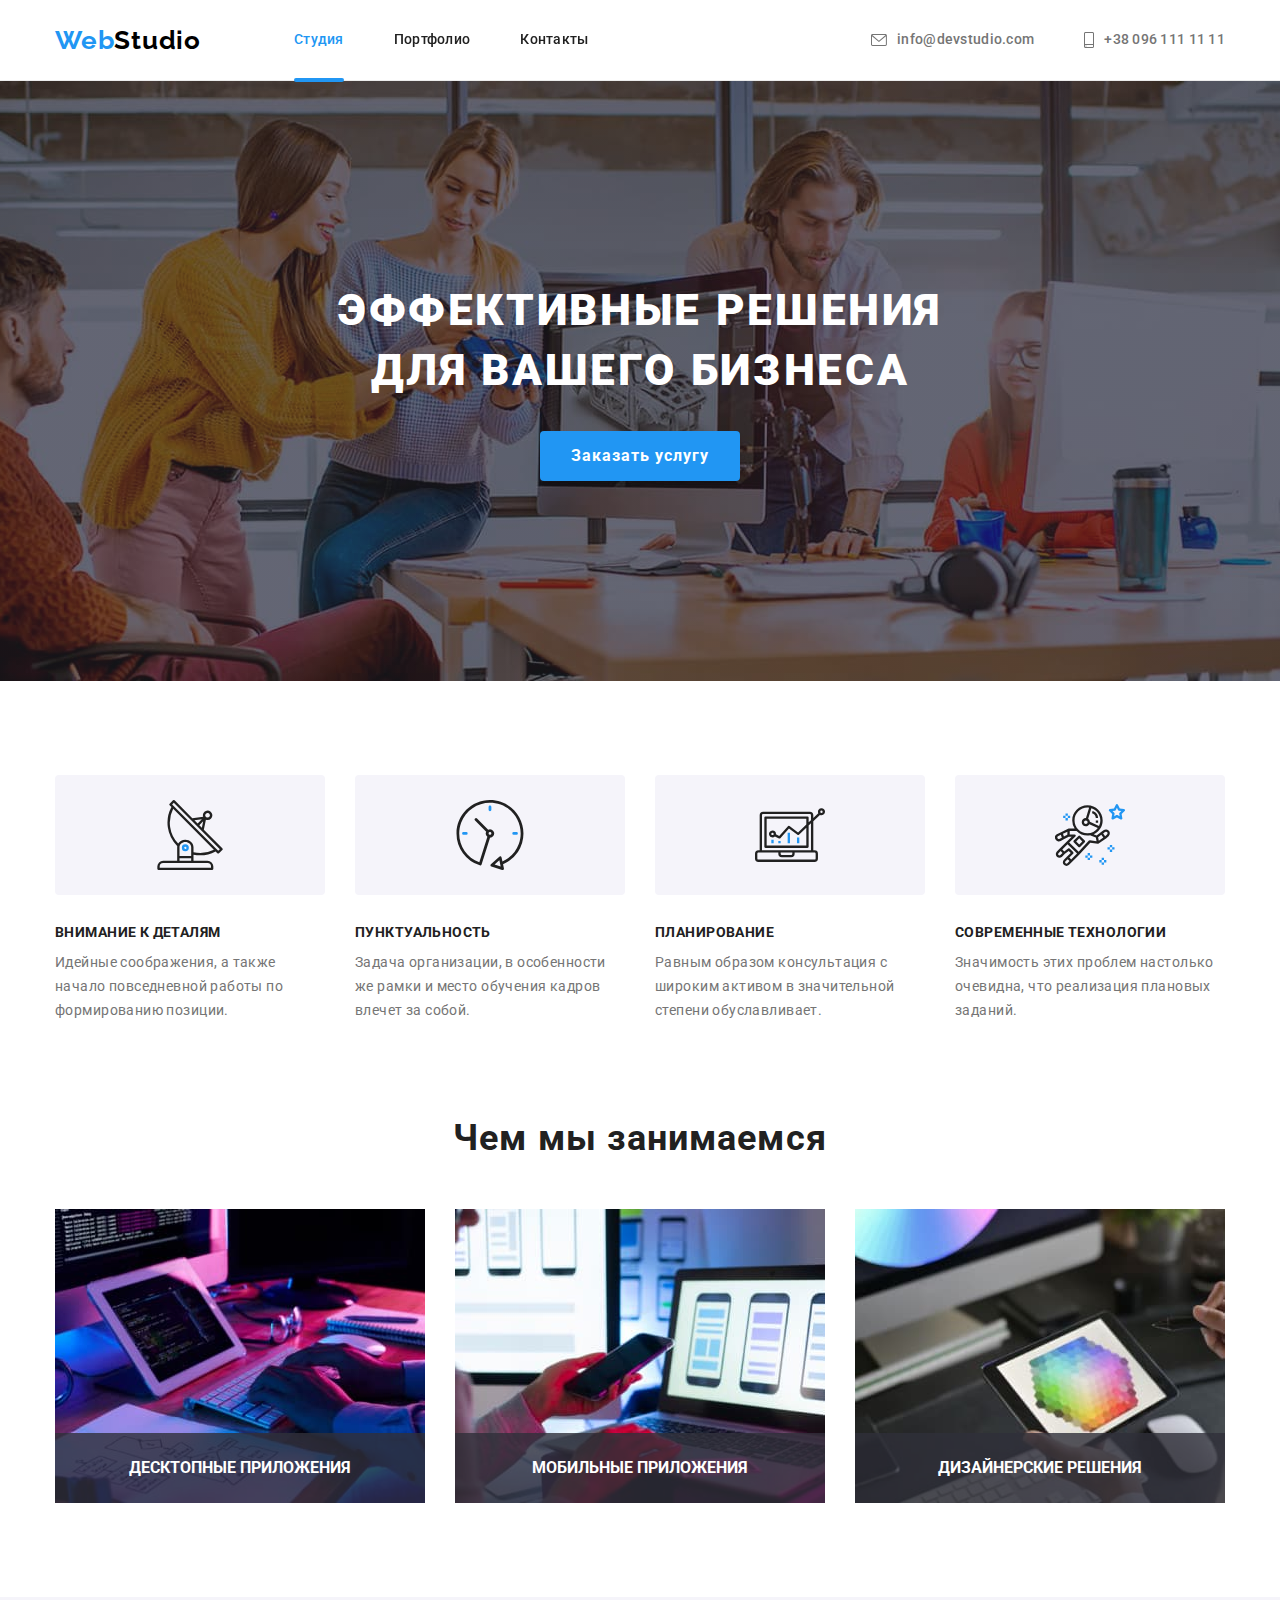
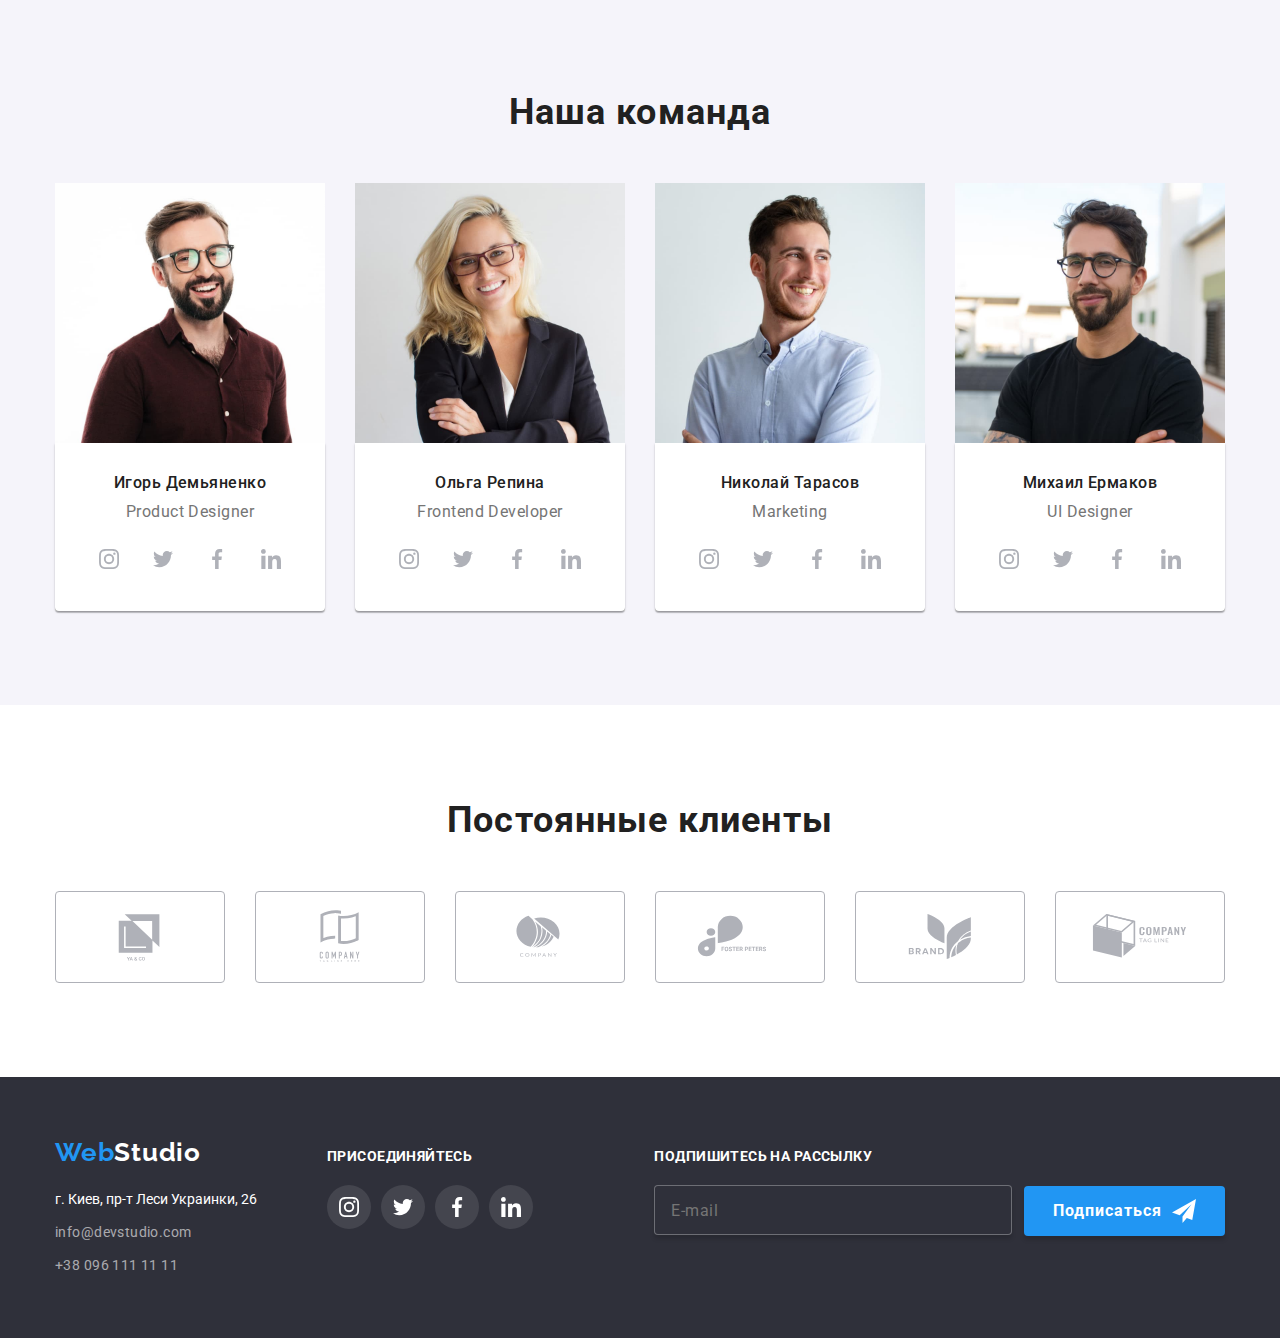
<file: index.html>
<!DOCTYPE html>
<html lang="ru">
<head>
    <meta charset="UTF-8" />
    <meta http-equiv="X-UA-Compatible" content="IE=edge" />
    <meta name="viewport" content="width=device-width, initial-scale=1.0" />

    <title>Студия</title>
    <link
        href="https://fonts.googleapis.com/css2?family=Raleway:wght@700&family=Roboto:wght@400;500;700;900&display=swap"
        rel="stylesheet"
        />
    <link
        rel="stylesheet"
        href="https://cdnjs.cloudflare.com/ajax/libs/modern-normalize/1.1.0/modern-normalize.min.css"
    />
    <link rel="stylesheet" href="./css/main.min.css" />
</head>
<body>
    <header class="page-header">
        <div class="container">
            <nav class="navigation">
                <a class="links logo logo--header" href="./index.html" lang="en"
                ><span class="logo--accent">Web</span>Studio</a
                >

                <ul class="lists navigation__items">
                    <li class="navigation__item">
                        <a
                        class="links navigation__link navigation__link--current"
                        href="./index.html"
                        >Студия</a
                        >
                    </li>
                    <li class="navigation__item">
                        <a class="links navigation__link" href="./portfolio.html"
                        >Портфолио</a
                        >
                    </li>
                    <li class="navigation__item">
                        <a class="links navigation__link" href="">Контакты</a>
                    </li>
                </ul>
            </nav>

            <ul class="lists contacts">
                <li class="contacts__item">
                    <a class="links contacts__link" href="mailto:info@devstudio.com">
                    <svg class="envelope">
                    <use href="./images/icons.svg#envelope"></use>
                    </svg>
                    info@devstudio.com</a
                    >
                </li>
                <li class="contacts__item">
                    <a class="links contacts__link" href="tel:+380961111111">
                    <svg class="smartphone">
                    <use href="./images/icons.svg#smartphone"></use>
                    </svg>
                    +38 096 111 11 11</a
                    >
                </li>
            </ul>
        </div>
    </header>

    <main>
        <!-- Hero -->
        <section class="section hero">
            <div class="container">
                <h1 class="hero__title">Эффективные решения для вашего бизнеса</h1>
                <button class="button__hero" type="button" data-modal-open >Заказать услугу</button>
            </div>
        </section>

        <!-- Feature -->
        <section class="section">
            <div class="container">
                <h2 class="feature__heading hidden">Особенности</h2>
                <ul class="lists feature__items">
                    <li class="feature__item">
                        <div class="feature__thumb">
                            <svg class="antenna">
                                <use href="./images/icons.svg#antenna"></use>
                            </svg>
                        </div>
                        <h3 class="feature__title">Внимание к деталям</h3>
                        <p class="feature__text">
                        Идейные соображения, а также начало повседневной работы по
                        формированию позиции.
                        </p>
                    </li>

                    <li class="feature__item">
                        <div class="feature__thumb">
                            <svg class="clock">
                                <use href="./images/icons.svg#clock"></use>
                            </svg>
                        </div>
                        <h3 class="feature__title">Пунктуальность</h3>
                        <p class="feature__text">
                        Задача организации, в особенности же рамки и место обучения
                        кадров влечет за собой.
                        </p>
                    </li>

                    <li class="feature__item">
                        <div class="feature__thumb">
                            <svg class="diagram">
                                <use href="./images/icons.svg#diagram"></use>
                            </svg>
                        </div>
                        <h3 class="feature__title">Планирование</h3>
                        <p class="feature__text">
                        Равным образом консультация с широким активом в значительной
                        степени обуславливает.
                        </p>
                    </li>

                    <li class="feature__item">
                        <div class="feature__thumb">
                            <svg class="astronaut">
                                <use href="./images/icons.svg#astronaut"></use>
                            </svg>
                        </div>
                        <h3 class="feature__title">Современные технологии</h3>
                        <p class="feature__text">
                        Значимость этих проблем настолько очевидна, что реализация
                        плановых заданий.
                        </p>
                    </li>
                </ul>
            </div>
        </section>

    <!-- About -->
        <section class="section section--no-padding-top">
            <div class="container">
                <h2 class="about__heading">Чем мы занимаемся</h2>
                <ul class="lists about__items">
                    <li class="about__item">
                        <img
                        class="images"
                        src="./images/img1-sq.jpg"
                        alt="Руки на клавиатуре, планшет и часть монитора"
                        width="370"
                        height="294"
                        />
                        <p class="text about__text">Десктопные приложения</p>
                    </li>

                    <li class="about__item">
                        <img
                        class="images"
                        src="./images/img2-sq.jpg"
                        alt="В левой руке мобильный телефон, правая рука на тачпаде ноутбука. Ноутбук, на экране которого макеты разметки для мобильного телефона"
                        width="370"
                        height="294"
                        />
                        <p class="text about__text">Мобильные приложения</p>
                    </li>

                    <li class="about__item">
                        <img
                        class="images"
                        src="./images/img3-sq.jpg"
                        alt="Левая рука, в которой планшет, на экране которого цветовая палитра"
                        width="370"
                        height="294"
                        />
                        <p class="text about__text">Дизайнерские решения</p>
                    </li>
                </ul>
            </div>
        </section>

    <!-- Team -->
        <section class="section section--background-color">
            <div class="container">
                <h2 class="team__heading">Наша команда</h2>

                <ul class="lists team__cards">
                    <li class="team__card">
                        <img
                        class="images"
                        src="./images/igor-sq.jpg"
                        alt="Игорь Демьяненко"
                        width="270"
                        height="260"
                        />
                        <div class="team__card-thumb">
                            <h3 class="team__card-title">Игорь Демьяненко</h3>
                            <p class="team__card-text" lang="en">Product Designer</p>
                            <ul class="lists social">
                                <li class="social__item">
                                    <a class="social__link" href="">
                                        <svg class="icon__social">
                                            <use href="./images/icons.svg#instagram"></use>
                                        </svg>
                                    </a>
                                </li>
                                <li class="social__item">
                                    <a class="social__link" href="">
                                        <svg class="icon__social">
                                            <use href="./images/icons.svg#twitter"></use>
                                        </svg>
                                    </a>
                                </li>
                                <li class="social__item">
                                    <a class="social__link" href="">
                                        <svg class="icon__social">
                                            <use href="./images/icons.svg#facebook"></use>
                                        </svg>
                                    </a>
                                </li>
                                <li class="social__item">
                                    <a class="social__link" href="">
                                        <svg class="icon__social">
                                            <use href="./images/icons.svg#linkedin"></use>
                                        </svg>
                                    </a>
                                </li>
                            </ul>
                        </div>
                    </li>

                    <li class="team__card">
                        <img
                        class="images"
                        src="./images/olga-sq.jpg"
                        alt="Ольга Репина"
                        width="270"
                        height="260"
                        />
                        <div class="team__card-thumb">
                            <h3 class="team__card-title">Ольга Репина</h3>
                            <p class="team__card-text" lang="en">Frontend Developer</p>
                            <ul class="lists social">
                                <li class="social__item">
                                    <a class="social__link" href="">
                                        <svg class="icon__social">
                                            <use href="./images/icons.svg#instagram"></use>
                                        </svg>
                                    </a>
                                </li>
                                <li class="social__item">
                                    <a class="social__link" href="">
                                        <svg class="icon__social">
                                            <use href="./images/icons.svg#twitter"></use>
                                        </svg>
                                    </a>
                                </li>
                                <li class="social__item">
                                    <a class="social__link" href="">
                                        <svg class="icon__social">
                                            <use href="./images/icons.svg#facebook"></use>
                                        </svg>
                                    </a>
                                </li>
                                <li class="social__item">
                                    <a class="social__link" href="">
                                        <svg class="icon__social">
                                            <use href="./images/icons.svg#linkedin"></use>
                                        </svg>
                                    </a>
                                </li>
                            </ul>
                        </div>
                    </li>

                    <li class="team__card">
                        <img
                        class="images"
                        src="./images/nikolay-sq.jpg"
                        alt="Николай Тарасов"
                        width="270"
                        height="260"
                        />
                        <div class="team__card-thumb">
                            <h3 class="team__card-title">Николай Тарасов</h3>
                            <p class="team__card-text" lang="en">Marketing</p>
                            <ul class="lists social">
                                <li class="social__item">
                                    <a class="social__link" href="">
                                        <svg class="icon__social">
                                            <use href="./images/icons.svg#instagram"></use>
                                        </svg>
                                    </a>
                                </li>
                                <li class="social__item">
                                    <a class="social__link" href="">
                                        <svg class="icon__social">
                                            <use href="./images/icons.svg#twitter"></use>
                                        </svg>
                                    </a>
                                </li>
                                <li class="social__item">
                                    <a class="social__link" href="">
                                        <svg class="icon__social">
                                            <use href="./images/icons.svg#facebook"></use>
                                        </svg>
                                    </a>
                                </li>
                                <li class="social__item">
                                    <a class="social__link" href="">
                                        <svg class="icon__social">
                                            <use href="./images/icons.svg#linkedin"></use>
                                        </svg>
                                    </a>
                                </li>
                            </ul>
                        </div>
                    </li>

                    <li class="team__card">
                        <img
                        class="images"
                        src="./images/mikl-sq.jpg"
                        alt="Михаил Ермаков"
                        width="270"
                        height="260"
                        />
                        <div class="team__card-thumb">
                            <h3 class="team__card-title">Михаил Ермаков</h3>
                            <p class="team__card-text" lang="en">UI Designer</p>
                            <ul class="lists social">
                                <li class="social__item">
                                    <a class="social__link" href="">
                                        <svg class="icon__social">
                                            <use href="./images/icons.svg#instagram"></use>
                                        </svg>
                                    </a>
                                </li>
                                <li class="social__item">
                                    <a class="social__link" href="">
                                        <svg class="icon__social">
                                            <use href="./images/icons.svg#twitter"></use>
                                        </svg>
                                    </a>
                                </li>
                                <li class="social__item">
                                    <a class="social__link" href="">
                                        <svg class="icon__social">
                                            <use href="./images/icons.svg#facebook"></use>
                                        </svg>
                                    </a>
                                </li>
                                <li class="social__item">
                                    <a class="social__link" href="">
                                        <svg class="icon__social">
                                            <use href="./images/icons.svg#linkedin"></use>
                                        </svg>
                                    </a>
                                </li>
                            </ul>
                        </div>
                    </li>
                </ul>
            </div>
        </section>

    <!-- Clients -->
        <section class="section">
            <div class="container">
                <h2 class="clients__heading">Постоянные клиенты</h2>

                <ul class="lists clients">
                    <li class="clients__list">
                        <a class="clients__item" href="">
                            <svg class="icon__client">
                                <use href="./images/icons.svg#logo1"></use>
                            </svg>
                        </a>
                    </li>
                    <li class="clients__list">
                        <a class="clients__item" href="">
                            <svg class="icon__client">
                                <use href="./images/icons.svg#logo2"></use>
                            </svg>
                        </a>
                    </li>
                    <li class="clients__list">
                        <a class="clients__item" href="">
                            <svg class="icon__client">
                                <use href="./images/icons.svg#logo3"></use>
                            </svg>
                        </a>
                    </li>
                    <li class="clients__list">
                        <a class="clients__item" href="">
                            <svg class="icon__client">
                                <use href="./images/icons.svg#logo4"></use>
                            </svg>
                        </a>
                    </li>
                    <li class="clients__list">
                        <a class="clients__item" href="">
                            <svg class="icon__client">
                                <use href="./images/icons.svg#logo5"></use>
                            </svg>
                        </a>
                    </li>
                    <li class="clients__list">
                        <a class="clients__item" href="">
                            <svg class="icon__client">
                                <use href="./images/icons.svg#logo6"></use>
                            </svg>
                        </a>
                    </li>
                </ul>
            </div>
        </section>
    </main>

    <footer class="footer">
        <div class="container">
            <div class="footer__thumb">
                <!-- Лого -->
                <a class="links logo logo--footer" href="./index.html" lang="en"
                ><span class="logo--accent">Web</span>Studio</a
                >

                <!-- адрес -->
                <address>
                    <a
                    class="links footer__address"
                    href="https://goo.gl/maps/VM6gPYjPhEStrqMR6"
                    target="_blank"
                    rel="noopener, nofollow, noreferrer"
                    >г. Киев, пр-т Леси Украинки, 26</a
                    >

                    <!-- Почта и телефон -->
                    <ul class="lists">
                        <li class="footer__item">
                            <a class="links footer__link" href="mailto:info@devstudio.com">
                            info@devstudio.com
                            </a>
                        </li>
                        <li class="footer__item">
                            <a class="links footer__link" href="tel:+380961111111"
                            >+38 096 111 11 11</a
                            >
                        </li>
                    </ul>
                </address>
            </div>
            <div class="footer__thumb footer__thumb--social">
                <strong class="footer__text">Присоединяйтесь</strong>
                <ul class="lists social">
                    <li class="social__item">
                        <a class="social__link social__link--footer" href="">
                            <svg class="icon__social">
                                <use href="./images/icons.svg#instagram"></use>
                            </svg>
                        </a>
                    </li>
                    <li class="social__item">
                        <a class="social__link social__link--footer" href="">
                            <svg class="icon__social">
                                <use href="./images/icons.svg#twitter"></use>
                            </svg>
                        </a>
                    </li>
                    <li class="social__item">
                        <a class="social__link social__link--footer" href="">
                            <svg class="icon__social">
                                <use href="./images/icons.svg#facebook"></use>
                            </svg>
                        </a>
                    </li>
                    <li class="social__item">
                        <a class="social__link social__link--footer" href="">
                            <svg class="icon__social">
                                <use href="./images/icons.svg#linkedin"></use>
                            </svg>
                        </a>
                    </li>
                </ul>
            </div>
            <form class="js-speaker-form">
                <label>
                    <strong class="footer__text">Подпишитесь на рассылку</strong>
                    <input
                    class="js-speaker-form__input"
                    type="email"
                    name="email"
                    placeholder="E-mail"
                    />
                </label>
                <button class="button__send" type="submit">
                Подписаться
                    <svg class="icon__send icon__send--append">
                        <use href="./images/icons.svg#send"></use>
                    </svg>
                </button>
            </form>
        </div>
    </footer>

<div class="modal__backdrop modal__backdrop--is-hidden" data-modal>
    <div class="modal">
        <button class="button__modal" data-modal-close>
            <svg class="icon__close">
                <use href="./images/icons.svg#close"></use>
            </svg>
        </button>
        <form>
            <p class="modal__heading">Оставьте свои данные, мы вам перезвоним</p>
            <label class="modal__label"
                ><span class="modal__text">Имя</span>
                <input class="modal__input" type="text" name="name" />
                    <svg class="icon__modal icon__modal--position">
                        <use href="./images/icons.svg#person"></use>
                    </svg>
            </label>
            <label class="modal__label"
                ><span class="modal__text">Телефон</span>
                <input class="modal__input" type="tel" name="phone" />
                    <svg class="icon__modal icon__modal--position">
                        <use href="./images/icons.svg#phone"></use>
                    </svg>
            </label>
            <label class="modal__label"
                ><span class="modal__text">Почта</span>
                <input class="modal__input" type="email" name="email" />
                    <svg class="icon__modal icon__modal--position">
                        <use href="./images/icons.svg#email"></use>
                    </svg>
            </label>
            <label class="modal__label">
                <span class="modal__text">Комментарий</span>

                <textarea
                class="modal__textarea"
                name="comment"
                placeholder="Введите текст"
                ></textarea>
            </label>

            <label class="modal__label">
                <input
                class="modal__checkbox hidden"
                type="checkbox"
                name="agreement"
                />
                    <svg class="icon__check icon__check--state">
                        <use href="./images/icons.svg#icon-check"></use>
                    </svg>
                <span class="modal__agreement"
                >Соглашаюсь с рассылкой и принимаю
                <a class="modal__link" href="">Условия договора</a></span
                >
            </label>
            <button class="button__send" type="submit">Отправить</button>
        </form>
    </div>
</div>

    <script src="./js/header.js"></script>
    <script src="./js/main.js"></script>
    <script src="./js/modal.js"></script>
</body>
</html>
</file>
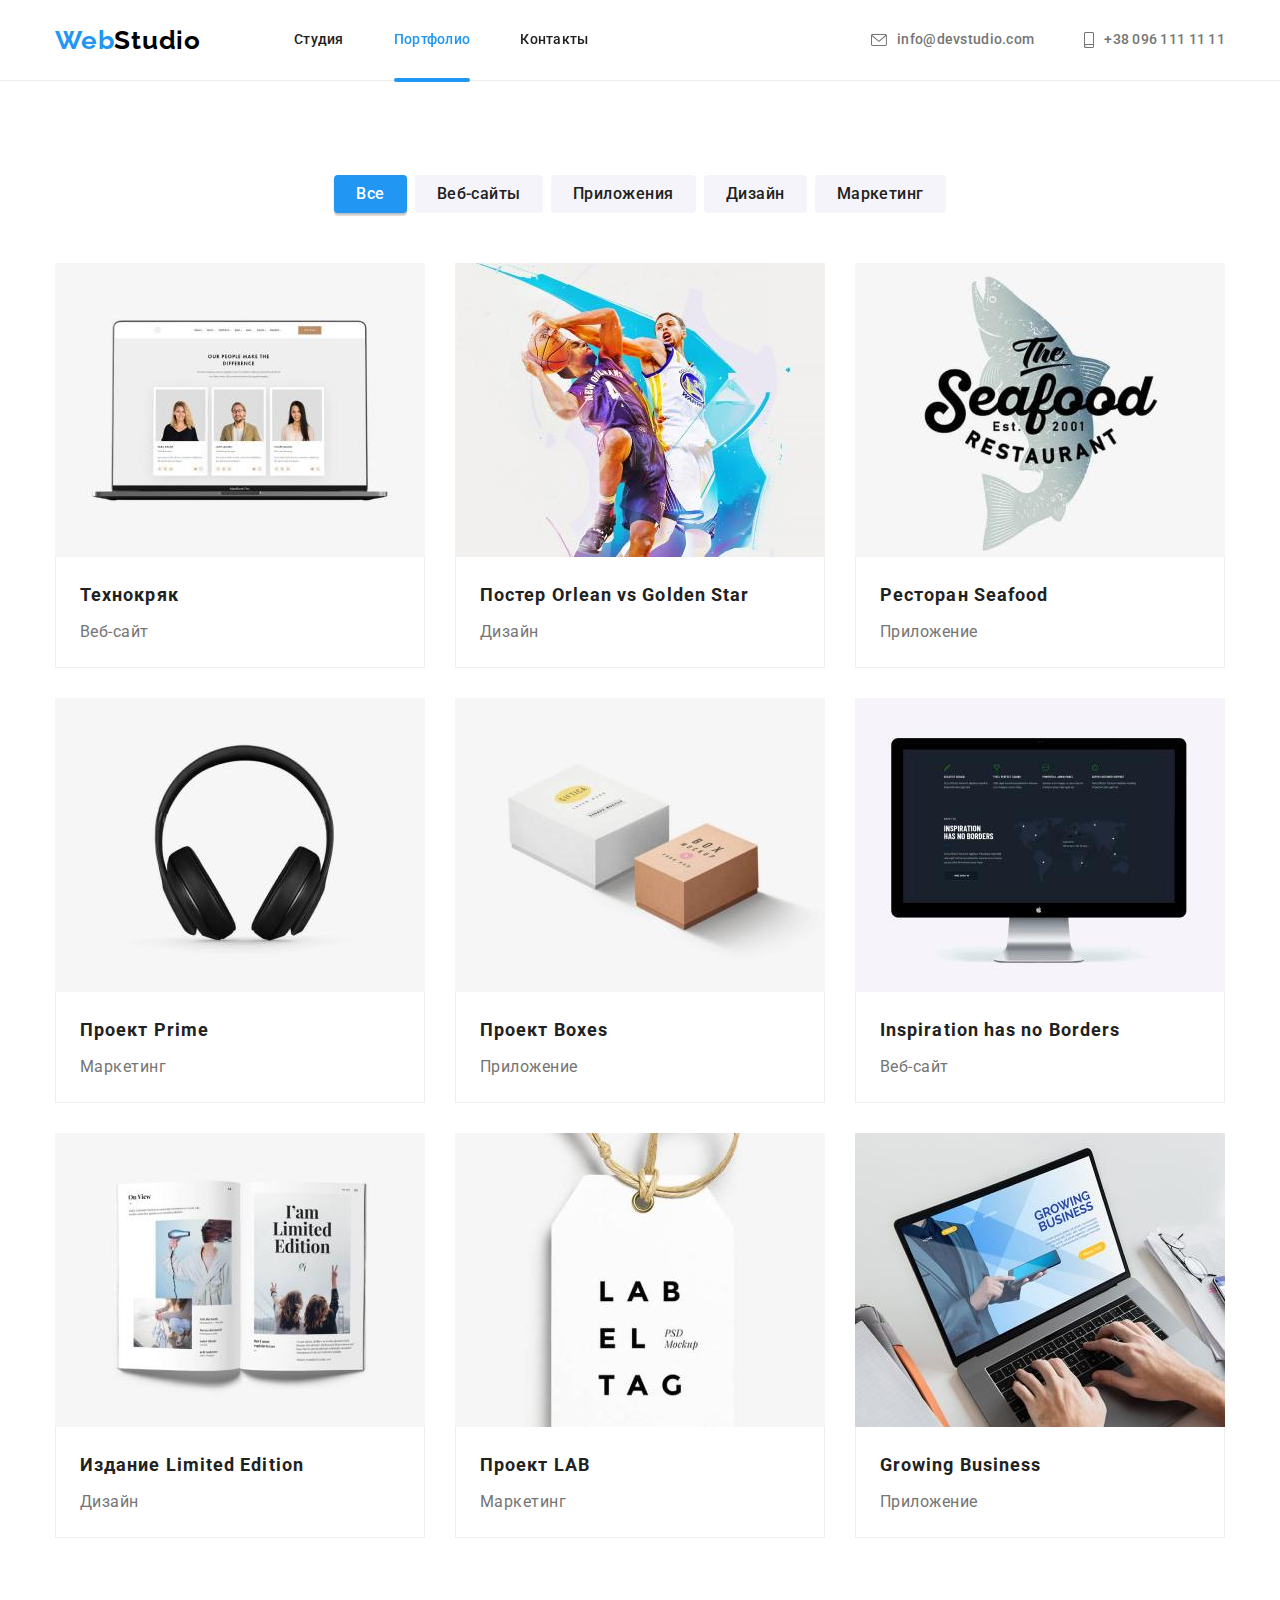
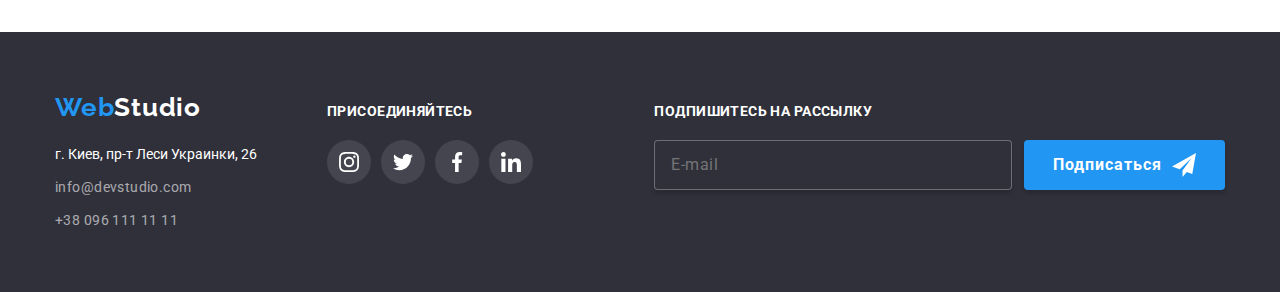
<file: portfolio.html>
<!DOCTYPE html>
<html lang="ru">
  <head>
    <meta charset="UTF-8" />
    <meta http-equiv="X-UA-Compatible" content="IE=edge" />
    <meta name="viewport" content="width=device-width, initial-scale=1.0" />

    <title>Портфолио</title>
    <link
      href="https://fonts.googleapis.com/css2?family=Raleway:wght@700&family=Roboto:wght@400;500;700;900&display=swap"
      rel="stylesheet"
    />
    <link
      rel="stylesheet"
      href="https://cdnjs.cloudflare.com/ajax/libs/modern-normalize/1.1.0/modern-normalize.min.css"
    />
    <link rel="stylesheet" href="./css/main.min.css" />
  </head>
  <body>
    <header class="page-header">
      <div class="container">
        <nav class="navigation">
          <a class="links logo logo--header" href="./index.html" lang="en"
            ><span class="logo--accent">Web</span>Studio</a
          >

          <ul class="lists navigation__items">
            <li class="navigation__item">
              <a class="links navigation__link" href="./index.html">Студия</a>
            </li>
            <li class="navigation__item">
              <a
                class="links navigation__link navigation__link--current"
                href="./portfolio.html"
                >Портфолио</a
              >
            </li>
            <li class="navigation__item">
              <a class="links navigation__link" href="">Контакты</a>
            </li>
          </ul>
        </nav>

        <ul class="lists contacts">
          <li class="contacts__item">
            <a class="links contacts__link" href="mailto:info@devstudio.com">
              <svg class="envelope">
                <use href="./images/icons.svg#envelope"></use>
              </svg>
              info@devstudio.com</a
            >
          </li>
          <li class="contacts__item">
            <a class="links contacts__link" href="tel:+380961111111">
              <svg class="smartphone">
                <use href="./images/icons.svg#smartphone"></use>
              </svg>
              +38 096 111 11 11</a
            >
          </li>
        </ul>
      </div>
    </header>
    <main>
      <section class="section">
        <div class="container">
          <h1 class="hidden">Наше портфолио</h1>
          <ul class="lists filter">
            <li class="filter__item">
              <button
                class="button__filter button__filter--active"
                type="button"
              >
                Все
              </button>
            </li>
            <li class="filter__item">
              <button class="button__filter" type="button">Веб-сайты</button>
            </li>
            <li class="filter__item">
              <button class="button__filter" type="button">Приложения</button>
            </li>
            <li class="filter__item">
              <button class="button__filter" type="button">Дизайн</button>
            </li>
            <li class="filter__item">
              <button class="button__filter" type="button">Маркетинг</button>
            </li>
          </ul>

          <ul class="lists portfolio">
            <li class="portfolio-card">
              <a class="links" href="">
                <div class="portfolio-card__aside">
                  <img
                    class="images"
                    src="./images/project1-sq.jpg"
                    alt="Ноутбук с изображением карточек людей на экране"
                    width="370"
                    height="294"
                  />
                  <div class="overlay">
                    <p class="overlay__text">
                      Технокряк это современная площадка распространения
                      коронавируса. Компании используют эту платформу для
                      цифрового шпионажа и атак на защищённые сервера
                      конкурентов.
                    </p>
                  </div>
                </div>
                <div class="portfolio-card__body">
                  <h2 class="portfolio-card__title">Технокряк</h2>
                  <p class="portfolio-card__text">Веб-сайт</p>
                </div>
              </a>
            </li>
            <li class="portfolio-card">
              <a class="links" href="">
                <div class="portfolio-card__aside">
                  <img
                    class="images"
                    src="./images/project2-sq.jpg"
                    alt="Баскетболисты в прыжке, один с мячом, второй в защите"
                    width="370"
                    height="294"
                  />
                  <div class="overlay">
                    <p class="overlay__text">
                      Lorem ipsum, dolor sit amet consectetur adipisicing elit.
                      Accusamus quod nobis obcaecati corrupti voluptates. Quae
                      veniam totam harum excepturi repellendus. Lorem ipsum
                      dolor sit amet, consectetur adipisicing elit. Assumenda
                      rerum ullam nisi magnam natus earum, in exercitationem
                      delectus quam tempore.
                    </p>
                  </div>
                </div>
                <div class="portfolio-card__body">
                  <h2 class="portfolio-card__title">
                    Постер <span lang="en">Orlean vs Golden Star</span>
                  </h2>
                  <p class="portfolio-card__text">Дизайн</p>
                </div>
              </a>
            </li>
            <li class="portfolio-card">
              <a class="links" href="">
                <div class="portfolio-card__aside">
                  <img
                    class="images"
                    src="./images/project3-sq.jpg"
                    alt="На фоне рыбы надпись The seafood restaurant"
                    width="370"
                    height="294"
                  />
                  <div class="overlay">
                    <p class="overlay__text">
                      Lorem ipsum, dolor sit amet consectetur adipisicing elit.
                      Accusamus quod nobis obcaecati corrupti voluptates. Quae
                      veniam totam harum excepturi repellendus.
                    </p>
                  </div>
                </div>
                <div class="portfolio-card__body">
                  <h2 class="portfolio-card__title">
                    Ресторан <span lang="en">Seafood</span>
                  </h2>
                  <p class="portfolio-card__text">Приложение</p>
                </div>
              </a>
            </li>
            <li class="portfolio-card">
              <a class="links" href="">
                <div class="portfolio-card__aside">
                  <img
                    class="images"
                    src="./images/project4-sq.jpg"
                    alt="Наушники"
                    width="370"
                    height="294"
                  />
                  <div class="overlay">
                    <p class="overlay__text">
                      Lorem ipsum, dolor sit amet consectetur adipisicing elit.
                      Accusamus quod nobis obcaecati corrupti voluptates. Quae
                      veniam totam harum excepturi repellendus.
                    </p>
                  </div>
                </div>
                <div class="portfolio-card__body">
                  <h2 class="portfolio-card__title">
                    Проект <span lang="en">Prime</span>
                  </h2>
                  <p class="portfolio-card__text">Маркетинг</p>
                </div>
              </a>
            </li>
            <li class="portfolio-card">
              <a class="links" href="">
                <div class="portfolio-card__aside">
                  <img
                    class="images"
                    src="./images/project5-sq.jpg"
                    alt="Коробки белая и картонного цвета с надписями сверху"
                    width="370"
                    height="294"
                  />
                  <div class="overlay">
                    <p class="overlay__text">
                      Lorem ipsum, dolor sit amet consectetur adipisicing elit.
                      Accusamus quod nobis obcaecati corrupti voluptates. Quae
                      veniam totam harum excepturi repellendus.
                    </p>
                  </div>
                </div>
                <div class="portfolio-card__body">
                  <h2 class="portfolio-card__title">
                    Проект <span lang="en">Boxes</span>
                  </h2>
                  <p class="portfolio-card__text">Приложение</p>
                </div>
              </a>
            </li>
            <li class="portfolio-card">
              <a class="links" href="">
                <div class="portfolio-card__aside">
                  <img
                    class="images"
                    src="./images/project6-sq.jpg"
                    alt="Монитор"
                    width="370"
                    height="294"
                  />
                  <div class="overlay">
                    <p class="overlay__text">
                      Lorem ipsum, dolor sit amet consectetur adipisicing elit.
                      Accusamus quod nobis obcaecati corrupti voluptates. Quae
                      veniam totam harum excepturi repellendus.
                    </p>
                  </div>
                </div>
                <div class="portfolio-card__body">
                  <h2 class="portfolio-card__title" lang="en">
                    Inspiration has no Borders
                  </h2>
                  <p class="portfolio-card__text">Веб-сайт</p>
                </div>
              </a>
            </li>
            <li class="portfolio-card">
              <a class="links" href="">
                <div class="portfolio-card__aside">
                  <img
                    class="images"
                    src="./images/project7-sq.jpg"
                    alt="Книга в развернутом виде"
                    width="370"
                    height="294"
                  />
                  <div class="overlay">
                    <p class="overlay__text">
                      Lorem ipsum, dolor sit amet consectetur adipisicing elit.
                      Accusamus quod nobis obcaecati corrupti voluptates. Quae
                      veniam totam harum excepturi repellendus.
                    </p>
                  </div>
                </div>
                <div class="portfolio-card__body">
                  <h2 class="portfolio-card__title">
                    Издание <span lang="en">Limited Edition</span>
                  </h2>
                  <p class="portfolio-card__text">Дизайн</p>
                </div>
              </a>
            </li>
            <li class="portfolio-card">
              <a class="links" href="">
                <div class="portfolio-card__aside">
                  <img
                    class="images"
                    src="./images/project8-sq.jpg"
                    alt="Бирка с надписью: Lab El Tag"
                    width="370"
                    height="294"
                  />
                  <div class="overlay">
                    <p class="overlay__text">
                      Lorem ipsum, dolor sit amet consectetur adipisicing elit.
                      Accusamus quod nobis obcaecati corrupti voluptates. Quae
                      veniam totam harum excepturi repellendus.
                    </p>
                  </div>
                </div>
                <div class="portfolio-card__body">
                  <h2 class="portfolio-card__title">
                    Проект <span lang="en">LAB</span>
                  </h2>
                  <p class="portfolio-card__text">Маркетинг</p>
                </div>
              </a>
            </li>
            <li class="portfolio-card">
              <a class="links" href="">
                <div class="portfolio-card__aside">
                  <img
                    class="images"
                    src="./images/project9-sq.jpg"
                    alt="Руки на открытом ноутбуке. Картинка на экране ноутбука с надписью: Growing Business"
                    width="370"
                    height="294"
                  />
                  <div class="overlay">
                    <p class="overlay__text">
                      Lorem ipsum, dolor sit amet consectetur adipisicing elit.
                      Accusamus quod nobis obcaecati corrupti voluptates. Quae
                      veniam totam harum excepturi repellendus.
                    </p>
                  </div>
                </div>
                <div class="portfolio-card__body">
                  <h2 class="portfolio-card__title" lang="en">
                    Growing Business
                  </h2>
                  <p class="portfolio-card__text">Приложение</p>
                </div>
              </a>
            </li>
          </ul>
        </div>
      </section>
    </main>

    <footer class="footer">
      <div class="container">
        <div class="footer__thumb">
          <!-- Лого -->
          <a class="links logo logo--footer" href="./index.html" lang="en"
            ><span class="logo--accent">Web</span>Studio</a
          >

          <!-- адрес -->
          <address>
            <a
              class="links footer__address"
              href="https://goo.gl/maps/VM6gPYjPhEStrqMR6"
              target="_blank"
              rel="noopener, nofollow, noreferrer"
              >г. Киев, пр-т Леси Украинки, 26</a
            >

            <!-- Почта и телефон -->
            <ul class="lists">
              <li class="footer__item">
                <a class="links footer__link" href="mailto:info@devstudio.com">
                  info@devstudio.com
                </a>
              </li>
              <li class="footer__item">
                <a class="links footer__link" href="tel:+380961111111"
                  >+38 096 111 11 11</a
                >
              </li>
            </ul>
          </address>
        </div>
        <div class="footer__thumb footer__thumb--social">
          <strong class="footer__text">Присоединяйтесь</strong>
          <ul class="lists social">
            <li class="social__item">
              <a class="social__link social__link--footer" href="">
                <svg class="icon__social">
                  <use href="./images/icons.svg#instagram"></use>
                </svg>
              </a>
            </li>
            <li class="social__item">
              <a class="social__link social__link--footer" href="">
                <svg class="icon__social">
                  <use href="./images/icons.svg#twitter"></use>
                </svg>
              </a>
            </li>
            <li class="social__item">
              <a class="social__link social__link--footer" href="">
                <svg class="icon__social">
                  <use href="./images/icons.svg#facebook"></use>
                </svg>
              </a>
            </li>
            <li class="social__item">
              <a class="social__link social__link--footer" href="">
                <svg class="icon__social">
                  <use href="./images/icons.svg#linkedin"></use>
                </svg>
              </a>
            </li>
          </ul>
        </div>
        <form class="js-speaker-form">
          <label
            ><strong class="footer__text">Подпишитесь на рассылку</strong>
            <input
              class="js-speaker-form__input"
              type="email"
              name="email"
              placeholder="E-mail"
            />
          </label>
          <button class="button__send" type="submit">
            Подписаться
            <svg class="icon__send icon__send--append">
              <use href="./images/icons.svg#send"></use>
            </svg>
          </button>
        </form>
      </div>
    </footer>
    <script src="./js/header.js"></script>
    <script src="./js/main.js"></script>
  </body>
</html>
</file>
<file: css/main.min.css>
body{font-family:Roboto,sans-serif;color:#757575;background-color:#fff}.links{text-decoration:none}.navigation__link,.contacts__link{font-weight:500;font-size:14px;line-height:1.14;letter-spacing:0.02em}.lists{margin:0;padding:0;list-style:none}.hidden{position:absolute;width:1px;height:1px;margin:-1px;border:0;padding:0;clip:rect(0 0 0 0);overflow:hidden}.container{width:1200px;padding:0 15px;margin:0 auto}.page-header .container{display:-webkit-box;display:-ms-flexbox;display:flex}.hero .container{width:696px;padding:0}.footer .container{display:-webkit-box;display:-ms-flexbox;display:flex;-webkit-box-align:baseline;-ms-flex-align:baseline;align-items:baseline}.section{padding-top:94px;padding-bottom:94px;text-align:center}.section--no-padding-top{padding-top:0}.section--background-color{background-color:#f5f4fa}.envelope,.smartphone{margin-right:10px;fill:currentColor}.envelope{width:16px;height:12px;fill:currentColor}.smartphone{width:10px;height:16px;fill:currentColor}.antenna,.clock,.diagram,.astronaut{width:70px;height:70px;fill:currentColor;--current-icon-color: #212121;--accent-icon-color: #2196f3}.icon__social{width:20px;height:20px;fill:currentColor}.icon__client{width:106px;height:60px;fill:currentColor}.icon__send{width:24px;height:24px;fill:currentColor}.icon__send--append{margin-left:10px}.icon__close{width:18px;height:18px;fill:currentColor}.icon__modal{width:18px;height:18px;fill:currentColor}.icon__modal--position{position:absolute;top:0;left:0;-webkit-transform:translate(12px, 28px);transform:translate(12px, 28px);-webkit-transition:fill 250ms cubic-bezier(0.4, 0, 0.2, 1);transition:fill 250ms cubic-bezier(0.4, 0, 0.2, 1)}.modal__input:focus-visible+.icon__modal,.modal__input:focus+.icon__modal,.modal__textarea:focus-visible+.icon__modal,.modal__textarea:focus+.icon__modal{fill:#2196f3}.icon__check{width:16px;height:15px;fill:currentColor}.icon__check--state{margin-right:7px;border:2px solid #212121;border-radius:4px;background-color:#fff;-webkit-transition-property:background-color, border;transition-property:background-color, border;-webkit-transition-duration:250ms;transition-duration:250ms;-webkit-transition-timing-function:cubic-bezier(0.4, 0, 0.2, 1);transition-timing-function:cubic-bezier(0.4, 0, 0.2, 1)}.modal__checkbox:checked+.icon__check--state{border:2px solid transparent;background-color:#2196f3}.modal__label:last-of-type:hover>.icon__check--state,.modal__label:last-of-type:focus-within>.icon__check--state{border:2px solid #2196f3}.button__hero,.button__send,.button__filter{cursor:pointer;min-height:38px;padding:6px 22px;font-family:inherit;font-style:inherit;font-weight:500;font-size:16px;line-height:1.62;letter-spacing:0.03em;color:#212121;background-color:#f5f4fa;-webkit-box-shadow:none;box-shadow:none;border:0;border-radius:4px;-webkit-transition-property:color, background-color, -webkit-box-shadow;transition-property:color, background-color, -webkit-box-shadow;transition-property:color, background-color, box-shadow;transition-property:color, background-color, box-shadow, -webkit-box-shadow;-webkit-transition-duration:250ms;transition-duration:250ms;-webkit-transition-timing-function:cubic-bezier(0.4, 0, 0.2, 1);transition-timing-function:cubic-bezier(0.4, 0, 0.2, 1)}.button__hero{width:200px;height:50px;color:#fff;background-color:#2196f3;font-weight:700;line-height:1.87;letter-spacing:0.06em;-webkit-box-shadow:0px 4px 4px rgba(0,0,0,0.15);box-shadow:0px 4px 4px rgba(0,0,0,0.15);-webkit-transition-property:background-color;transition-property:background-color}.button__hero:hover,.button__hero:focus{background-color:#188ce8}.button__send{display:-webkit-inline-box;display:-ms-inline-flexbox;display:inline-flex;-webkit-box-align:center;-ms-flex-align:center;align-items:center;-webkit-box-pack:center;-ms-flex-pack:center;justify-content:center;min-width:200px;min-height:50px;padding:10px 29px;color:#fff;font-weight:700;line-height:1.87;letter-spacing:0.06em;background:#2196f3;-webkit-box-shadow:0px 4px 4px rgba(0,0,0,0.15);box-shadow:0px 4px 4px rgba(0,0,0,0.15);border-radius:4px;-webkit-transition-property:background-color;transition-property:background-color}.button__send:hover,.button__send:focus{background-color:#188ce8}.button__filter:hover,.button__filter:focus,.button__filter--active{color:#fff;background-color:#2196f3;-webkit-box-shadow:0px 3px 1px rgba(0,0,0,0.1),0px 1px 2px rgba(0,0,0,0.08),0px 2px 2px rgba(0,0,0,0.12);box-shadow:0px 3px 1px rgba(0,0,0,0.1),0px 1px 2px rgba(0,0,0,0.08),0px 2px 2px rgba(0,0,0,0.12)}.button__modal{display:-webkit-box;display:-ms-flexbox;display:flex;-webkit-box-pack:center;-ms-flex-pack:center;justify-content:center;-webkit-box-align:center;-ms-flex-align:center;align-items:center;position:absolute;top:8px;right:8px;min-height:30px;min-width:30px;padding:0;border-radius:50%;border:1px solid rgba(0,0,0,0.1);cursor:pointer;background-color:#fff;color:#000;-webkit-transition:color 250ms cubic-bezier(0.4, 0, 0.2, 1);transition:color 250ms cubic-bezier(0.4, 0, 0.2, 1)}.button__modal:focus,.button__modal:hover{color:#2196f3}.images{display:block;max-width:100%;height:auto}.feature__heading,.about__heading,.team__heading,.clients__heading{margin:0 0 50px 0;color:#212121;font-weight:700;font-size:36px;line-height:1.17;letter-spacing:0.03em}.page-header{position:fixed;top:0;left:0;width:100%;min-height:80px;background-color:#fff;border-bottom:1px solid #ececec;z-index:2}.navigation{display:-webkit-box;display:-ms-flexbox;display:flex;-webkit-box-align:center;-ms-flex-align:center;align-items:center;margin-right:auto}.navigation__items{display:-webkit-box;display:-ms-flexbox;display:flex;-webkit-box-align:center;-ms-flex-align:center;align-items:center}.navigation__item:not(:last-child){margin-right:50px}.navigation__link{display:block;position:relative;padding-top:32px;padding-bottom:32px;color:#212121;-webkit-transition:color 250ms cubic-bezier(0.4, 0, 0.2, 1);transition:color 250ms cubic-bezier(0.4, 0, 0.2, 1)}.navigation__link--current{color:#2196f3}.navigation__link--current::after{content:"";position:absolute;left:0;bottom:-2px;display:block;width:100%;height:4px;background-color:#2196f3;border-radius:2px}.navigation__link:hover,.navigation__link:focus{color:#2196f3}.logo{display:block;font-family:Raleway,sans-serif;font-weight:700;font-size:26px;line-height:1.19;letter-spacing:0.03em;-webkit-transition:color 250ms cubic-bezier(0.4, 0, 0.2, 1);transition:color 250ms cubic-bezier(0.4, 0, 0.2, 1)}.logo--header{margin-right:93px;padding-top:24px;padding-bottom:24px;color:#000}.logo--footer{color:#fff;margin-bottom:20px}.logo:hover.logo--header,.logo:focus.logo--header,.logo:hover.logo--footer,.logo:focus.logo--footer{color:#2196f3}.logo--accent{color:#2196f3}.contacts{display:-webkit-box;display:-ms-flexbox;display:flex;-webkit-box-align:center;-ms-flex-align:center;align-items:center}.contacts__item:not(:last-child){margin-right:50px}.contacts__link{display:-webkit-box;display:-ms-flexbox;display:flex;-webkit-box-align:center;-ms-flex-align:center;align-items:center;padding-top:32px;padding-bottom:32px;color:#757575;-webkit-transition:color 250ms cubic-bezier(0.4, 0, 0.2, 1);transition:color 250ms cubic-bezier(0.4, 0, 0.2, 1)}.contacts__link:hover,.contacts__link:focus{color:#2196f3}.hero{display:-webkit-box;display:-ms-flexbox;display:flex;-webkit-box-align:center;-ms-flex-align:center;align-items:center;max-width:1600px;min-height:600px;margin-right:auto;margin-left:auto;background-color:#2f303a;background-image:-webkit-gradient(linear, left top, right top, from(rgba(47,48,58,0.4)), to(rgba(47,48,58,0.4))),url("../images/hero-img-sq.jpg");background-image:linear-gradient(to right, rgba(47,48,58,0.4), rgba(47,48,58,0.4)),url("../images/hero-img-sq.jpg");background-repeat:no-repeat;background-position:center;background-size:cover}.hero__title{margin:0 auto 30px;padding:0;color:#fff;font-weight:900;font-size:44px;line-height:1.36;letter-spacing:0.06em;text-transform:uppercase}.feature__items{display:-webkit-box;display:-ms-flexbox;display:flex;-webkit-box-align:center;-ms-flex-align:center;align-items:center;text-align:left}.feature__item{width:270px}.feature__item:not(:last-child){margin-right:30px}.feature__thumb{display:-webkit-box;display:-ms-flexbox;display:flex;-webkit-box-align:center;-ms-flex-align:center;align-items:center;-webkit-box-pack:center;-ms-flex-pack:center;justify-content:center;width:100%;min-height:120px;margin-bottom:30px;border-radius:4px;background-color:#f5f4fa}.feature__title{margin:0 0 10px 0;color:#212121;font-size:14px;line-height:1.14;letter-spacing:0.03em;text-transform:uppercase}.feature__text{margin:0;padding:0;font-size:14px;line-height:1.71;letter-spacing:0.03em;color:#757575}.about__items{display:-webkit-box;display:-ms-flexbox;display:flex;-webkit-box-align:center;-ms-flex-align:center;align-items:center}.about__item{position:relative}.about__item:not(:last-child){margin-right:30px}.about__text{position:absolute;left:0;bottom:0;display:-webkit-box;display:-ms-flexbox;display:flex;-webkit-box-pack:center;-ms-flex-pack:center;justify-content:center;-webkit-box-align:center;-ms-flex-align:center;align-items:center;width:100%;height:70px;margin:0;background-color:rgba(47,48,58,0.8);color:#fff;font-weight:700;line-height:1.14;text-transform:uppercase}.team__cards{display:-webkit-box;display:-ms-flexbox;display:flex;-webkit-box-align:center;-ms-flex-align:center;align-items:center}.team__card{display:block;background-color:#fff}.team__card:not(:last-child){margin-right:30px}.team__card-thumb{padding-top:30px;padding-bottom:30px;-webkit-box-shadow:0px 1px 3px rgba(0,0,0,0.12),0px 1px 1px rgba(0,0,0,0.14),0px 2px 1px rgba(0,0,0,0.2);box-shadow:0px 1px 3px rgba(0,0,0,0.12),0px 1px 1px rgba(0,0,0,0.14),0px 2px 1px rgba(0,0,0,0.2);border-radius:0px 0px 4px 4px}.team__card-title{margin:0 0 10px 0;color:#212121;font-weight:500;font-size:16px;line-height:1.19;letter-spacing:0.03em}.team__card-text{margin:0 0 16px 0;padding:0;line-height:1.19;letter-spacing:0.03em}.social{display:-webkit-box;display:-ms-flexbox;display:flex;-webkit-box-pack:center;-ms-flex-pack:center;justify-content:center}.social__item:not(:last-child){margin-right:10px}.social__link{display:-webkit-box;display:-ms-flexbox;display:flex;-webkit-box-pack:center;-ms-flex-pack:center;justify-content:center;-webkit-box-align:center;-ms-flex-align:center;align-items:center;width:44px;height:44px;border-radius:50%;color:#afb1b8;-webkit-transition:color 250ms cubic-bezier(0.4, 0, 0.2, 1),background-color 250ms cubic-bezier(0.4, 0, 0.2, 1);transition:color 250ms cubic-bezier(0.4, 0, 0.2, 1),background-color 250ms cubic-bezier(0.4, 0, 0.2, 1)}.social__link--footer{color:#fff;background-color:rgba(255,255,255,0.1);-webkit-transition:background-color 250ms cubic-bezier(0.4, 0, 0.2, 1);transition:background-color 250ms cubic-bezier(0.4, 0, 0.2, 1)}.social__link:hover,.social__link:focus{color:#fff;background-color:#2196f3}.clients{display:-webkit-box;display:-ms-flexbox;display:flex}.clients__list:not(:last-child){margin-right:30px}.clients__item{display:-webkit-box;display:-ms-flexbox;display:flex;-webkit-box-pack:center;-ms-flex-pack:center;justify-content:center;-webkit-box-align:center;-ms-flex-align:center;align-items:center;width:170px;height:92px;border:1px solid #afb1b8;border-radius:4px;color:#afb1b8;-webkit-transition:color 250ms cubic-bezier(0.4, 0, 0.2, 1),border 250ms cubic-bezier(0.4, 0, 0.2, 1);transition:color 250ms cubic-bezier(0.4, 0, 0.2, 1),border 250ms cubic-bezier(0.4, 0, 0.2, 1)}.clients__item:hover,.clients__item:focus{border:1px solid #2196f3;color:#2196f3}.footer{padding:60px 0;background-color:#2f303a}.footer__address{display:block;padding:0;margin-bottom:9px;color:#fff;font-style:normal;font-size:14px;line-height:1.71}.footer__link{font-style:normal;font-size:14px;line-height:1.71;letter-spacing:0.03em;color:rgba(255,255,255,0.6);-webkit-transition:color 250ms cubic-bezier(0.4, 0, 0.2, 1);transition:color 250ms cubic-bezier(0.4, 0, 0.2, 1)}.footer__link:hover,.footer__link:focus{color:#2196f3}.footer__thumb{margin-right:70px}.footer__thumb--social{margin-right:auto}.footer__item:not(:last-child){margin-bottom:9px}.footer__text{display:block;margin-bottom:20px;font-weight:700;font-size:14px;line-height:1.14;letter-spacing:0.03em;text-transform:uppercase;color:#fff}.js-speaker-form__input{width:358px;height:50px;margin-right:8px;padding-left:16px;line-height:20px;letter-spacing:0.03em;color:rgba(255,255,255,0.6);background-color:#2f303a;border:1px solid rgba(255,255,255,0.3);-webkit-box-shadow:0px 4px 4px rgba(0,0,0,0.15);box-shadow:0px 4px 4px rgba(0,0,0,0.15);border-radius:4px}.modal__backdrop{position:fixed;top:0;left:0;z-index:3;height:100%;width:100%;background-color:rgba(0,0,0,0.2);visibility:visible;-webkit-transition:visibility 250ms cubic-bezier(0.4, 0, 0.2, 1);transition:visibility 250ms cubic-bezier(0.4, 0, 0.2, 1)}.modal__backdrop--is-hidden{visibility:hidden;pointer-events:none}.modal{position:absolute;top:50%;left:50%;text-align:center;-webkit-transform:translate(-50%, -50%) scale(1);transform:translate(-50%, -50%) scale(1);min-width:528px;min-height:581px;padding:40px;background:#fff;-webkit-box-shadow:0px 1px 3px rgba(0,0,0,0.12),0px 1px 1px rgba(0,0,0,0.14),0px 2px 1px rgba(0,0,0,0.2);box-shadow:0px 1px 3px rgba(0,0,0,0.12),0px 1px 1px rgba(0,0,0,0.14),0px 2px 1px rgba(0,0,0,0.2);border-radius:4px;opacity:1;-webkit-transition-property:opacity, -webkit-transform;transition-property:opacity, -webkit-transform;transition-property:opacity, transform;transition-property:opacity, transform, -webkit-transform;-webkit-transition-duration:250ms;transition-duration:250ms;-webkit-transition-timing-function:cubic-bezier(0.4, 0, 0.2, 1);transition-timing-function:cubic-bezier(0.4, 0, 0.2, 1)}.modal__backdrop--is-hidden>.modal{opacity:0;-webkit-transform:translate(-50%, -50%) scale(0.5);transform:translate(-50%, -50%) scale(0.5)}.modal__heading{margin-bottom:12px;font-weight:700;font-size:20px;line-height:1.15;text-align:center;letter-spacing:0.03em;color:#212121}.modal__label{position:relative;display:block;text-align:left;margin-bottom:10px;color:#212121}.modal__label:nth-last-of-type(2){margin-bottom:20px}.modal__label:last-of-type{display:-webkit-box;display:-ms-flexbox;display:flex;-webkit-box-align:center;-ms-flex-align:center;align-items:center;-webkit-box-pack:center;-ms-flex-pack:center;justify-content:center;margin-bottom:30px;text-align:center;cursor:pointer}.modal__text{display:block;margin-bottom:4px;font-size:12px;line-height:1.17;letter-spacing:0.01em;color:#757575}.modal__input{display:block;width:100%;height:40px;padding-left:42px;border:1px solid rgba(33,33,33,0.2);border-radius:4px;-webkit-transition:border 250ms cubic-bezier(0.4, 0, 0.2, 1);transition:border 250ms cubic-bezier(0.4, 0, 0.2, 1)}.modal__inputt:focus-visible,.modal__input:focus{border:1px solid #2196f3;outline:-webkit-focus-ring-color auto 0px}.modal__textarea{display:block;width:100%;height:120px;resize:none;margin:0;padding:12px 16px;font-size:12px;line-height:1.17;letter-spacing:0.01em;color:rgba(117,117,117,0.5);border:1px solid rgba(33,33,33,0.2);border-radius:4px;-webkit-transition:border 250ms cubic-bezier(0.4, 0, 0.2, 1);transition:border 250ms cubic-bezier(0.4, 0, 0.2, 1)}.modal__textarea:focus-visible,.modal__textarea:focus{border:1px solid #2196f3;outline:-webkit-focus-ring-color auto 0px}.modal__agreement{font-size:14px;line-height:1.71;letter-spacing:0.03em;color:#757575}.modal__link{color:#2196f3}.filter{display:-webkit-box;display:-ms-flexbox;display:flex;-webkit-box-align:center;-ms-flex-align:center;align-items:center;-webkit-box-pack:center;-ms-flex-pack:center;justify-content:center;margin-bottom:50px}.filter__item:not(:last-child){margin-right:8px}.portfolio{display:-webkit-box;display:-ms-flexbox;display:flex;-webkit-box-align:center;-ms-flex-align:center;align-items:center;-ms-flex-wrap:wrap;flex-wrap:wrap}.portfolio-card{width:370px;background-color:#fff;-webkit-box-shadow:none;box-shadow:none;-webkit-transition:-webkit-box-shadow 250ms cubic-bezier(0.4, 0, 0.2, 1);transition:-webkit-box-shadow 250ms cubic-bezier(0.4, 0, 0.2, 1);transition:box-shadow 250ms cubic-bezier(0.4, 0, 0.2, 1);transition:box-shadow 250ms cubic-bezier(0.4, 0, 0.2, 1), -webkit-box-shadow 250ms cubic-bezier(0.4, 0, 0.2, 1)}.portfolio-card:not(:nth-child(3n)){margin-right:30px}.portfolio-card:not(:nth-last-child(-n+3)){margin-bottom:30px}.portfolio-card:hover,.portfolio-card:focus,.portfolio-card:focus-within{-webkit-box-shadow:0px 1px 1px rgba(0,0,0,0.12),0px 4px 4px rgba(0,0,0,0.06),1px 4px 6px rgba(0,0,0,0.16);box-shadow:0px 1px 1px rgba(0,0,0,0.12),0px 4px 4px rgba(0,0,0,0.06),1px 4px 6px rgba(0,0,0,0.16);border-radius:0px 0px 4px 4px}.portfolio-card__aside{position:relative;height:294px;overflow:hidden}.portfolio-card__body{border-top:0;padding:20px 24px;border:1px solid #eee;border-top:none}.portfolio-card__title{margin:0 0 4px 0;color:#212121;text-align:left;font-weight:700;font-size:18px;line-height:2;letter-spacing:0.06em}.portfolio-card__text{margin:0;color:#757575;line-height:1.87;letter-spacing:0.03em;text-align:left}.overlay{position:absolute;bottom:0;display:flexbox;-webkit-box-align:center;-ms-flex-align:center;align-items:center;width:100%;height:294px;background-color:rgba(33,150,243,0.9);-webkit-transform:translateY(101%);transform:translateY(101%);opacity:0;-webkit-transition-property:opacity, -webkit-transform;transition-property:opacity, -webkit-transform;transition-property:opacity, transform;transition-property:opacity, transform, -webkit-transform;-webkit-transition-duration:250ms;transition-duration:250ms;-webkit-transition-timing-function:cubic-bezier(0.4, 0, 0.2, 1);transition-timing-function:cubic-bezier(0.4, 0, 0.2, 1);overflow-y:auto}.portfolio-card:hover .overlay,.portfolio-card:focus .overlay,.portfolio-card:focus-within .overlay{-webkit-transform:translateY(0);transform:translateY(0);opacity:1}.overlay::-webkit-scrollbar{width:10px}.overlay::-webkit-scrollbar-track{-webkit-box-shadow:inset 0 0 5px #757575;box-shadow:inset 0 0 5px #757575;border-radius:10px}.overlay::-webkit-scrollbar-thumb{background:#188ce8;border-radius:10px}.overlay::-webkit-scrollbar-thumb:hover{background:#757575}.overlay__text{margin:0;padding:63px 24px;color:#fff;font-size:18px;line-height:1.56;letter-spacing:0.03em;text-align:left}
/*# sourceMappingURL=main.min.css.map */
</file>
